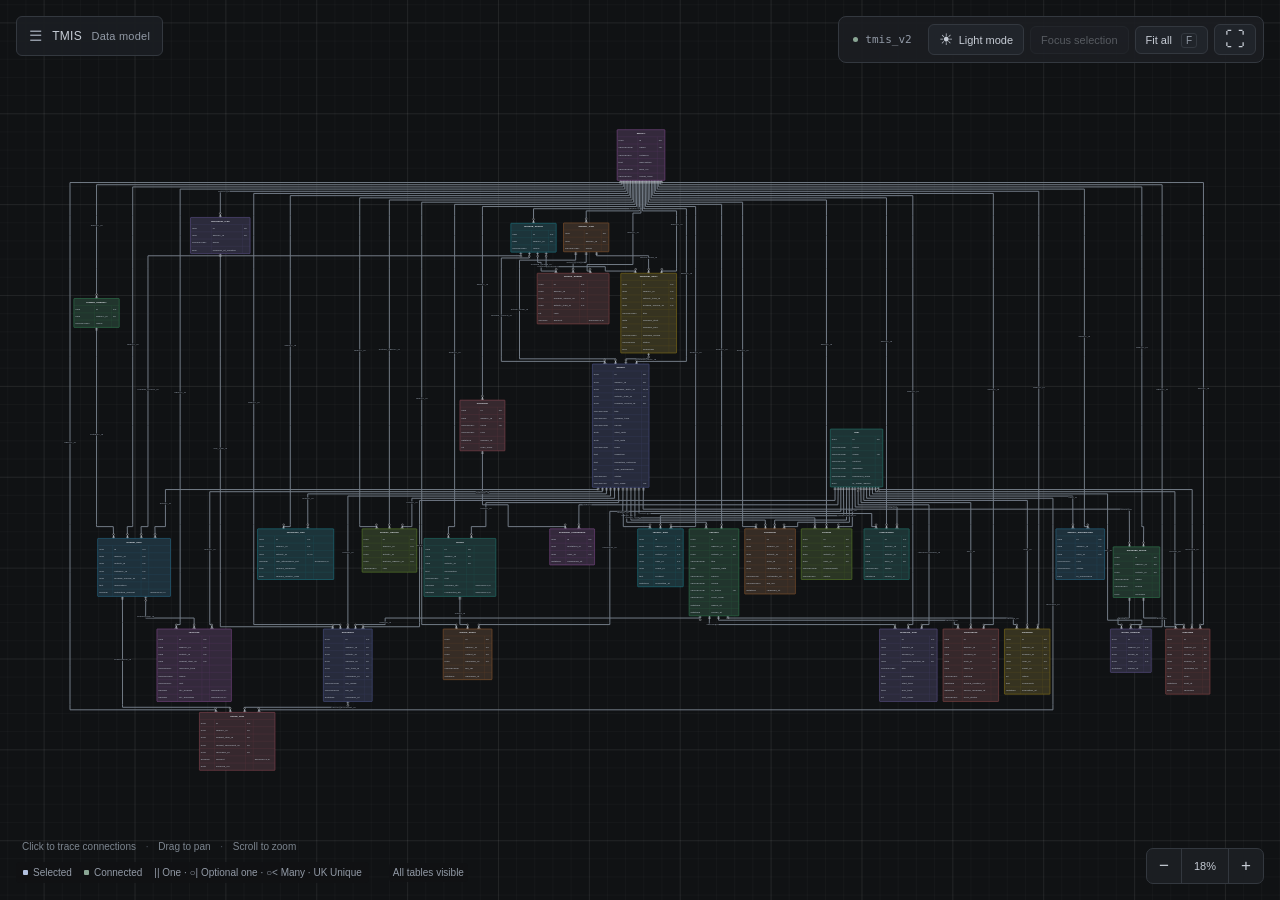
<file: index.html>
<!doctype html>
<html lang="en">
<head>
  <meta charset="utf-8">
  <meta name="viewport" content="width=device-width, initial-scale=1">
  <meta name="theme-color" content="#101214">
  <title>TMIS · Data model</title>
  <link rel="icon" href="data:image/svg+xml,%3Csvg xmlns='http://www.w3.org/2000/svg' viewBox='0 0 32 32'%3E%3Crect width='32' height='32' rx='8' fill='%234f46e5'/%3E%3Cpath d='M8 10h16M16 10v14' stroke='white' stroke-width='3'/%3E%3C/svg%3E">
  <script src="theme.js"></script>
  <link rel="stylesheet" href="styles.css">
  <script src="model-data.js" defer></script>
  <script src="layout.js" defer></script>
  <script src="app.js" defer></script>
</head>
<body>
  <div class="workspace">
    <div id="explorer-hotspot" class="explorer-hotspot" aria-hidden="true"></div>
    <button id="explorer-toggle" class="explorer-toggle" aria-controls="explorer" aria-expanded="false" title="Open tables and relationships (move to the left edge)"><span class="explorer-icon" aria-hidden="true">☰</span><span>TMIS <span class="toggle-caption">Data model</span></span></button>
    <aside id="explorer" class="sidebar" aria-label="Model explorer" aria-hidden="true" inert>
      <header class="explorer-header"><div><h1>TMIS <span>Data model</span></h1><div class="model-counts" id="model-counts"></div></div><button id="explorer-close" class="icon-button" aria-label="Hide explorer" title="Hide explorer">‹</button></header>
      <div class="explorer-heading"><h2>Tables</h2><span id="table-count" class="count-badge"></span></div>
      <div class="search-wrap"><span aria-hidden="true">⌕</span><input id="search" type="search" placeholder="Find a table or field…" aria-label="Search tables or fields" autocomplete="off"><kbd>/</kbd></div>
      <nav id="table-list" aria-label="Tables"></nav>
      <section class="inspector" aria-labelledby="inspector-title">
        <div class="inspector-heading"><h2 id="inspector-title">Selection</h2><button id="clear-selection" class="text-button" disabled>Clear</button></div>
        <div id="selection-details"></div>
      </section>
      <details class="source-notes"><summary>Model notes</summary><ul id="model-notes"></ul><a href="source/TMIS-schema.mmd" download>Download Mermaid source ↓</a><a class="source-link" href="source/TMIS_data_model.drawio.html" target="_blank" rel="noopener">Original diagram (v1) ↗</a></details>
    </aside>
    <main class="canvas-panel" aria-label="Interactive data model">
      <div class="canvas-toolbar"><div class="schema-name"><span class="status-dot"></span><span id="schema-name"></span></div><div class="toolbar-actions"><button id="theme-toggle" type="button" aria-label="Switch to light mode" title="Switch to light mode"><span class="theme-icon" aria-hidden="true">☀</span><span class="theme-label">Light mode</span></button><button id="fit-selection" disabled>Focus selection</button><button id="fit-all" title="Fit the complete diagram (F)">Fit all <kbd>F</kbd></button><button id="fullscreen" aria-label="Enter full screen" title="Enter full screen" aria-pressed="false">⛶</button></div></div>
      <div id="viewport" class="viewport">
        <svg id="diagram" xmlns="http://www.w3.org/2000/svg" tabindex="0" role="group" aria-label="TMIS relationship diagram. Click a table or relationship to highlight connections. Drag to pan, scroll to zoom, or use the controls." aria-describedby="canvas-help">
          <defs>
            <marker id="one" viewBox="-22 -10 22 20" refX="0" refY="0" markerWidth="22" markerHeight="20" markerUnits="userSpaceOnUse" orient="auto-start-reverse"><path d="M-7 -8V8M-14 -8V8" fill="none" stroke="context-stroke" stroke-width="2"/></marker>
            <marker id="optional-one" viewBox="-30 -10 30 20" refX="0" refY="0" markerWidth="30" markerHeight="20" markerUnits="userSpaceOnUse" orient="auto-start-reverse"><path d="M-7 -8V8" fill="none" stroke="context-stroke" stroke-width="2"/><circle cx="-22" cy="0" r="5" fill="var(--canvas)" stroke="context-stroke" stroke-width="2"/></marker>
            <marker id="many" viewBox="-30 -10 30 20" refX="0" refY="0" markerWidth="30" markerHeight="20" markerUnits="userSpaceOnUse" orient="auto"><path d="M-15 0L0 -8M-15 0H0M-15 0L0 8" fill="none" stroke="context-stroke" stroke-width="2"/><circle cx="-22" cy="0" r="5" fill="var(--canvas)" stroke="context-stroke" stroke-width="2"/></marker>
          </defs>
          <g id="edge-layer"></g><g id="table-layer"></g>
        </svg>
        <div class="canvas-hint" id="canvas-help">Click to trace connections <span>·</span> Drag to pan <span>·</span> Scroll to zoom</div>
        <div class="zoom-controls" aria-label="Zoom controls"><button id="zoom-out" aria-label="Zoom out" title="Zoom out (−)">−</button><button id="zoom-reset" title="Set zoom to 100%">100%</button><button id="zoom-in" aria-label="Zoom in" title="Zoom in (+)">+</button></div>
      </div>
      <footer class="canvas-footer"><div class="legend"><span><i class="legend-selected"></i>Selected</span><span><i class="legend-connected"></i>Connected</span><span class="relationship-legend">|| One · ○| Optional one · ○&lt; Many · UK Unique</span></div><span id="selection-status" role="status" aria-live="polite">All tables visible</span></footer>
    </main>
  </div>
  <noscript><div class="noscript">Enable JavaScript to explore the interactive model. The original diagram is available in the source folder.</div></noscript>
</body>
</html>
</file>
<file: styles.css>
:root {
  color-scheme: dark;
  font-family: "Segoe UI", Arial, sans-serif;
  font-synthesis: none;
  color: var(--text);
  background: var(--canvas);
  --text: #d4d8de;
  --canvas: #101214;
  --panel: #1b1e22;
  --border: #33383f;
  --muted: #929aa6;
  --accent: #b2c1df;
  --connected: #8aa694;
  --button-text: #c6ccd5;
  --button-bg: #20242a;
  --button-hover: #2b3038;
  --border-hover: #4b5461;
  --grid-major-color: #ffffff0e;
  --grid-minor-color: #ffffff06;
  --toolbar-bg: #1b1e22ed;
  --hint: #7c858f;
  --separator: #4e5660;
  --legend-bg: #101214df;
  --toggle-bg: #1b1e22f2;
  --sidebar-bg: #1b1e22fa;
  --shadow: #00000030;
  --counts: #b8bec8;
  --badge-bg: #2a2e35;
  --input-bg: #14171b;
  --placeholder: #7d8692;
  --input-focus: #7989a3;
  --scrollbar: #434b55;
  --field-count: #727c89;
  --selected-bg: #303846;
  --selected-text: #e0e6ef;
  --selected-border: #49566c;
  --connected-bg: #252d2c;
  --connected-text: #bdcfc5;
  --selection-icon: #8894a8;
  --detail-label: #7d8795;
  --relation-bg: #1f2329;
  --relation-text: #c5cbd5;
  --field-border: #2a2f36;
  --table-title: #e1e5eb;
  --field-text: #bfc7d2;
  --table-hover: #a4afc0;
  --key-text: #d3deef;
  --edge: #727b86;
  --edge-label: #9ca6b3;
  --edge-active: #a9bbd9;
  --edge-active-label: #c5d3e9;
  --edge-hover: #b7c7df;
}

:root[data-theme="light"] {
  color-scheme: light;
  --text: #293442;
  --canvas: #f5f7fa;
  --panel: #ffffff;
  --border: #ccd3dd;
  --muted: #596678;
  --accent: #385c95;
  --connected: #427557;
  --button-text: #344254;
  --button-bg: #f0f3f7;
  --button-hover: #e3e9f1;
  --border-hover: #8795a8;
  --grid-major-color: #253d6014;
  --grid-minor-color: #253d6008;
  --toolbar-bg: #ffffffed;
  --hint: #647185;
  --separator: #8a96a6;
  --legend-bg: #f5f7faed;
  --toggle-bg: #fffffff2;
  --sidebar-bg: #fffffffa;
  --shadow: #22334a20;
  --counts: #48566a;
  --badge-bg: #e8edf3;
  --input-bg: #f5f7fa;
  --placeholder: #657286;
  --input-focus: #436da8;
  --scrollbar: #a4afbd;
  --field-count: #637185;
  --selected-bg: #e1eafa;
  --selected-text: #233f6d;
  --selected-border: #8ca6cb;
  --connected-bg: #e5f0e9;
  --connected-text: #315b43;
  --selection-icon: #647895;
  --detail-label: #596b81;
  --relation-bg: #f3f6fa;
  --relation-text: #34465e;
  --field-border: #e0e5ec;
  --table-title: #20324a;
  --field-text: #34445a;
  --table-hover: #516d96;
  --key-text: #234d88;
  --edge: #7a8798;
  --edge-label: #56667c;
  --edge-active: #3b639d;
  --edge-active-label: #274d83;
  --edge-hover: #274d83;
}

* { box-sizing: border-box; }
[hidden] { display: none !important; }
body { margin: 0; overflow: hidden; }
button, input { font: inherit; }
button, input, a { -webkit-tap-highlight-color: transparent; }
button, a, input, summary { outline-offset: 3px; }
button:focus-visible, a:focus-visible, summary:focus-visible, input:focus-visible { outline: 2px solid var(--accent); }
button { cursor: pointer; color: var(--button-text); background: var(--button-bg); border: 1px solid var(--border); border-radius: 6px; padding: 7px 10px; font-size: 11px; font-weight: 500; }
button:hover:not(:disabled) { background: var(--button-hover); border-color: var(--border-hover); }
button:disabled { cursor: default; opacity: .35; }
a { color: var(--accent); text-decoration: none; }
a:hover { text-decoration: underline; }
h1, h2, p { margin: 0; }
h2 { font-size: 12px; font-weight: 600; }
kbd { font: 10px "Segoe UI", sans-serif; color: var(--muted); border: 1px solid var(--border); padding: 1px 4px; border-radius: 3px; }

/* The canvas always occupies the full viewport; every control is an overlay. */
.workspace, .canvas-panel, .viewport { position: fixed; inset: 0; }
.viewport {
  overflow: hidden;
  background-color: var(--canvas);
  background-image:
    linear-gradient(var(--grid-major-color) 1px, transparent 1px),
    linear-gradient(90deg, var(--grid-major-color) 1px, transparent 1px),
    linear-gradient(var(--grid-minor-color) 1px, transparent 1px),
    linear-gradient(90deg, var(--grid-minor-color) 1px, transparent 1px);
  background-size:
    var(--grid-major, 100px) var(--grid-major, 100px),
    var(--grid-major, 100px) var(--grid-major, 100px),
    var(--grid-minor, 20px) var(--grid-minor, 20px),
    var(--grid-minor, 20px) var(--grid-minor, 20px);
  background-position: var(--grid-x, 0px) var(--grid-y, 0px);
}
#diagram { display: block; width: 100%; height: 100%; cursor: grab; touch-action: none; user-select: none; outline-offset: -3px; }
#diagram.is-panning { cursor: grabbing; }
.canvas-toolbar { position: fixed; z-index: 3; top: 16px; right: 16px; display: flex; align-items: center; gap: 16px; padding: 7px; background: var(--toolbar-bg); border: 1px solid var(--border); border-radius: 8px; }
.schema-name { display: flex; align-items: center; gap: 7px; padding-left: 7px; color: var(--muted); font: 11px Consolas, monospace; }
.status-dot { width: 5px; height: 5px; border-radius: 50%; background: var(--connected); }
.toolbar-actions { display: flex; align-items: center; gap: 6px; }
.toolbar-actions kbd { margin-left: 6px; }
#theme-toggle { display: inline-flex; align-items: center; justify-content: center; gap: 6px; min-width: 32px; }
.theme-icon { font-size: 16px; line-height: 15px; }
#fullscreen { font-size: 20px; line-height: 15px; min-width: 32px; }
.canvas-hint { position: absolute; bottom: 48px; left: 22px; color: var(--hint); font-size: 10px; pointer-events: none; }
.canvas-hint span { margin: 0 7px; color: var(--separator); }
.zoom-controls { position: absolute; right: 16px; bottom: 16px; display: flex; background: var(--panel); border: 1px solid var(--border); border-radius: 7px; overflow: hidden; }
.zoom-controls button { border: 0; border-radius: 0; min-width: 34px; height: 34px; padding: 0; font-size: 17px; background: transparent; }
.zoom-controls #zoom-reset { font-size: 11px; min-width: 48px; border-inline: 1px solid var(--border); }
.canvas-footer { position: fixed; z-index: 2; left: 16px; bottom: 16px; right: 152px; display: flex; align-items: center; gap: 20px; min-height: 24px; pointer-events: none; font-size: 10px; color: var(--muted); }
.legend { display: flex; gap: 12px; padding: 5px 7px; background: var(--legend-bg); border-radius: 4px; }
.legend > span { display: flex; align-items: center; gap: 5px; white-space: nowrap; }
.legend i { display: inline-block; width: 5px; height: 5px; border-radius: 1px; }
.legend-selected { background: var(--accent); }
.legend-connected { background: var(--connected); }
#selection-status { overflow: hidden; text-overflow: ellipsis; white-space: nowrap; background: var(--legend-bg); border-radius: 4px; padding: 4px; }

/* A narrow edge target reveals the drawer without changing the diagram camera. */
.explorer-hotspot { position: fixed; inset: 0 auto 0 0; width: 28px; z-index: 5; }
.explorer-toggle { position: fixed; top: 16px; left: 16px; z-index: 6; display: flex; align-items: center; gap: 10px; padding: 10px 12px; background: var(--toggle-bg); font-size: 12px; letter-spacing: .02em; }
.explorer-icon { color: var(--muted); font-size: 15px; }
.toggle-caption { margin-left: 6px; color: var(--muted); font-size: 11px; font-weight: 400; }
body.explorer-open .explorer-toggle { visibility: hidden; }
.sidebar { position: fixed; z-index: 8; inset: 12px auto 12px 12px; width: 310px; max-width: calc(100vw - 24px); display: flex; flex-direction: column; min-height: 0; overflow: hidden; background: var(--sidebar-bg); border: 1px solid var(--border); border-radius: 10px; box-shadow: 8px 0 30px var(--shadow); transform: translateX(calc(-100% - 16px)); visibility: hidden; transition: transform .2s ease, visibility .2s; }
.sidebar.is-open { transform: translateX(0); visibility: visible; }
.explorer-header { display: flex; align-items: center; justify-content: space-between; gap: 12px; padding: 20px 18px; border-bottom: 1px solid var(--border); }
.explorer-header h1 { font-size: 15px; font-weight: 650; }
.explorer-header h1 span { font-weight: 400; color: var(--muted); margin-left: 7px; }
.icon-button { border: 0; background: transparent; font-size: 25px; line-height: 20px; padding: 6px 10px; }
.model-counts { display: flex; gap: 12px; font-size: 10px; color: var(--muted); margin-top: 7px; }
.model-counts b { color: var(--counts); font-weight: 500; }
.explorer-heading { display: flex; align-items: center; gap: 8px; padding: 17px 18px 12px; }
.count-badge { font-size: 10px; color: var(--muted); background: var(--badge-bg); padding: 2px 6px; border-radius: 4px; }
.search-wrap { display: flex; align-items: center; margin: 0 14px 10px; padding: 0 9px; gap: 7px; background: var(--input-bg); border: 1px solid var(--border); border-radius: 6px; }
.search-wrap > span { font-size: 23px; color: var(--muted); }
.search-wrap input { width: 100%; min-width: 0; height: 34px; border: 0; background: transparent; color: var(--text); font-size: 12px; }
.search-wrap input::placeholder { color: var(--placeholder); }
.search-wrap:focus-within { border-color: var(--input-focus); }
.search-wrap input:focus-visible { outline: none; }
#table-list { overflow: auto; min-height: 90px; flex: 1; padding: 0 9px 10px; }
#table-list, #selection-details, .source-notes { scrollbar-width: thin; scrollbar-color: var(--scrollbar) transparent; }
.table-item { display: flex; width: 100%; align-items: center; gap: 9px; margin-bottom: 2px; border: 1px solid transparent; background: transparent; text-align: left; font-weight: 400; padding: 8px 9px; }
.table-dot { width: 7px; height: 7px; border: 1px solid var(--table-color); opacity: .8; border-radius: 1px; flex-shrink: 0; }
.field-count { margin-left: auto; color: var(--field-count); font-size: 10px; }
.table-item.is-selected { background: var(--selected-bg); color: var(--selected-text); border-color: var(--selected-border); }
.table-item.is-connected { background: var(--connected-bg); color: var(--connected-text); }
.empty-search { font-size: 12px; color: var(--muted); padding: 16px 10px; line-height: 1.7; }
.inspector { border-top: 1px solid var(--border); display: flex; flex-direction: column; min-height: 140px; max-height: 46%; padding: 16px 0 0; }
.inspector-heading { display: flex; align-items: center; justify-content: space-between; padding: 0 18px 12px; }
.text-button { border: 0; background: transparent; padding: 0; color: var(--accent); font-size: 11px; }
.text-button:hover:not(:disabled) { background: transparent; }
#selection-details { overflow: auto; padding: 0 14px 16px; }
.empty-selection { padding: 0 4px; }
.selection-icon { color: var(--selection-icon); font-size: 24px; margin-bottom: 5px; }
.empty-selection p { font-size: 12px; line-height: 1.7; color: var(--muted); }
.selected-name { font-size: 14px; font-weight: 600; overflow-wrap: anywhere; margin-bottom: 6px; }
.selection-meta { font-size: 11px; line-height: 1.7; color: var(--muted); margin-bottom: 14px; }
.detail-label { font-size: 10px; font-weight: 500; text-transform: uppercase; letter-spacing: 1px; color: var(--detail-label); margin: 16px 0 8px; }
.relation-item { width: 100%; text-align: left; display: block; margin-bottom: 5px; padding: 8px 9px; font-weight: 400; line-height: 1.6; font-size: 11px; background: var(--relation-bg); }
.relation-item strong { font-weight: 500; color: var(--relation-text); overflow-wrap: anywhere; }
.relation-field { display: block; color: var(--muted); font: 10px/1.8 Consolas, monospace; }
.endpoint-button { width: 100%; text-align: left; margin-bottom: 6px; overflow-wrap: anywhere; }
.endpoint-label { display: block; color: var(--muted); font-size: 10px; font-weight: 400; margin-bottom: 4px; }
.field-details { width: 100%; border-collapse: collapse; font-size: 10px; }
.field-details td { padding: 6px 3px; vertical-align: top; border-bottom: 1px solid var(--field-border); overflow-wrap: anywhere; }
.field-details td:nth-child(2) { color: var(--muted); }
.field-details td:last-child { color: var(--accent); text-align: right; }
.source-notes { border-top: 1px solid var(--border); padding: 12px 18px; font-size: 11px; color: var(--muted); max-height: 25%; overflow: auto; flex-shrink: 0; }
.source-notes summary { cursor: pointer; }
.source-notes ul { padding-left: 14px; line-height: 1.7; }
.source-notes li { margin-bottom: 6px; }
.source-link { display: block; margin-top: 10px; }

/* Opaque table surfaces keep the canvas and relationships behind every table. */
.diagram-table { cursor: pointer; }
.table-body { fill: color-mix(in srgb, var(--table-color) 12%, var(--panel)); stroke: color-mix(in srgb, var(--table-color) 75%, var(--panel)); stroke-width: 2; }
.table-grid { fill: none; stroke: color-mix(in srgb, var(--table-color) 40%, var(--panel)); stroke-width: 1; }
.table-title { font-size: 14px; font-weight: 600; fill: var(--table-title); text-anchor: middle; dominant-baseline: middle; }
.field-text { font-size: 14px; fill: var(--field-text); dominant-baseline: middle; pointer-events: none; }
.table-outline { fill: none; stroke: transparent; stroke-width: 1.3; vector-effect: non-scaling-stroke; pointer-events: none; }
.diagram-table:hover .table-outline, .diagram-table:focus-visible .table-outline { stroke: var(--table-hover); }
.diagram-table:focus { outline: none; }
.diagram-table.is-selected .table-outline { stroke: var(--accent); }
.diagram-table.is-connected .table-outline { stroke: var(--table-color); stroke-width: .7; opacity: .65; }
.field-highlight { fill: transparent; pointer-events: none; }
.field-row.is-key .field-highlight { fill: var(--accent); fill-opacity: .09; }
.field-row.is-key .field-text { font-weight: 600; fill: var(--key-text); }
.edge { color: var(--edge); cursor: pointer; transition: opacity .15s; }
.edge-line { fill: none; stroke: currentColor; stroke-width: 1; stroke-dasharray: none; vector-effect: non-scaling-stroke; pointer-events: none; }
.edge-hit { fill: none; stroke: transparent; stroke-width: 12; vector-effect: non-scaling-stroke; pointer-events: stroke; }
.edge-label { font-size: 14px; fill: var(--edge-label); text-anchor: middle; dominant-baseline: middle; paint-order: stroke; stroke: var(--canvas); stroke-width: 5px; stroke-linejoin: round; }
.edge.is-active { color: var(--edge-active); }
.edge.is-active .edge-line { stroke-width: 1.35; }
.edge.is-active .edge-label { fill: var(--edge-active-label); font-weight: 500; }
.edge.is-dimmed { opacity: .4; }
.edge:hover, .edge:focus-visible { color: var(--edge-hover); opacity: 1; }
.edge:hover .edge-line, .edge:focus-visible .edge-line { stroke-width: 1.6; }
.edge:focus { outline: none; }
.edge.is-selected .edge-line { stroke-width: 1.7; }
.noscript { position: fixed; z-index: 30; inset: 0; display: grid; place-items: center; background: var(--canvas); padding: 30px; }

@media (max-width: 800px) {
  .schema-name, .relationship-legend { display: none !important; }
  .canvas-footer { gap: 10px; }
  .canvas-hint { font-size: 9px; }
}
@media (max-width: 540px) {
  .explorer-toggle { top: 10px; left: 10px; padding: 9px; gap: 7px; }
  .toggle-caption { display: none; }
  .canvas-toolbar { top: 10px; right: 10px; padding: 5px; }
  .toolbar-actions { gap: 4px; }
  .toolbar-actions button { padding: 7px; font-size: 10px; }
  .toolbar-actions kbd, .theme-label { display: none; }
  .sidebar { inset: 8px auto 8px 8px; max-width: calc(100vw - 16px); }
  .explorer-header { padding: 16px; }
  .canvas-hint, .legend { display: none; }
  .canvas-footer { left: 10px; right: 135px; bottom: 14px; font-size: 9px; }
  .zoom-controls { right: 10px; bottom: 10px; }
  #fullscreen { font-size: 19px; }
}
@media (max-height: 540px) {
  .explorer-header { padding: 10px 14px; }
  .explorer-heading { padding-top: 10px; }
  .inspector { min-height: 100px; }
  .empty-selection .selection-icon { display: none; }
}
@media (hover: none) { .explorer-hotspot { display: none; } }
@media (prefers-reduced-motion: reduce) { * { transition: none !important; } }
</file>
